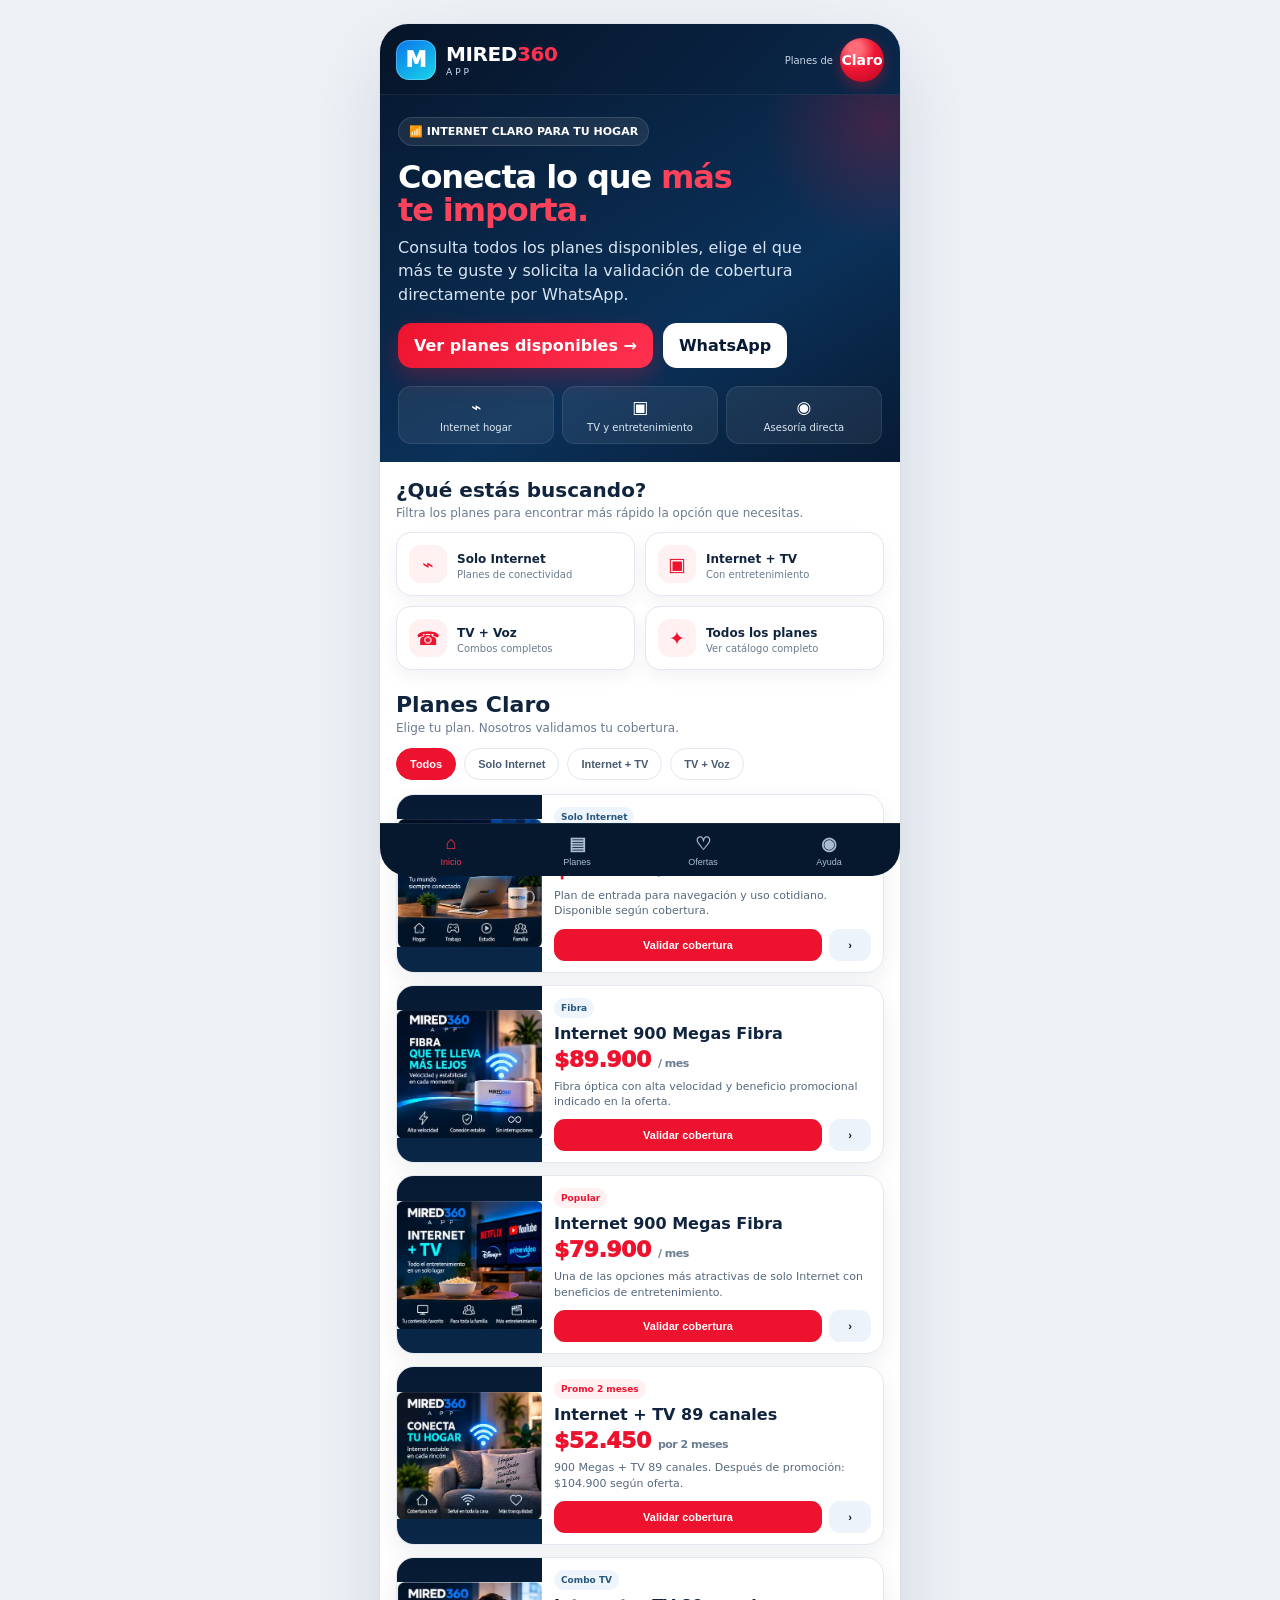
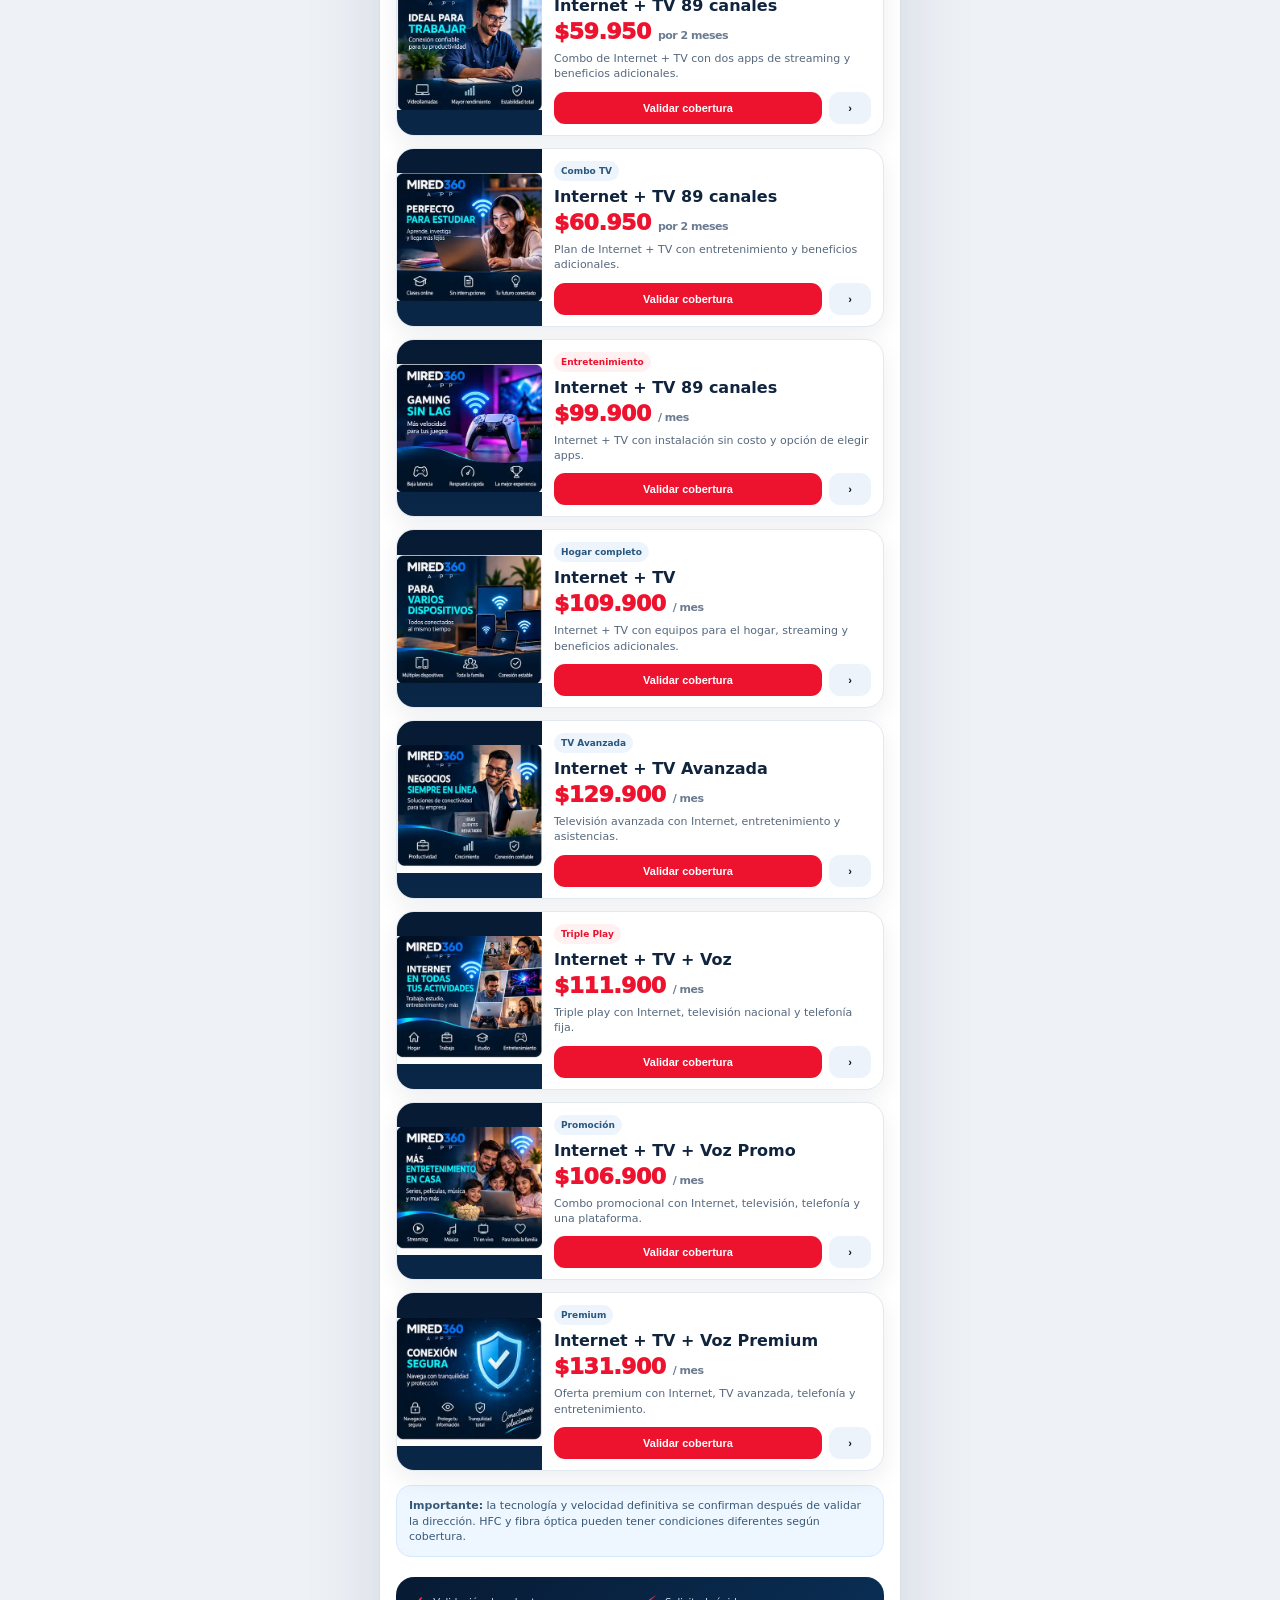
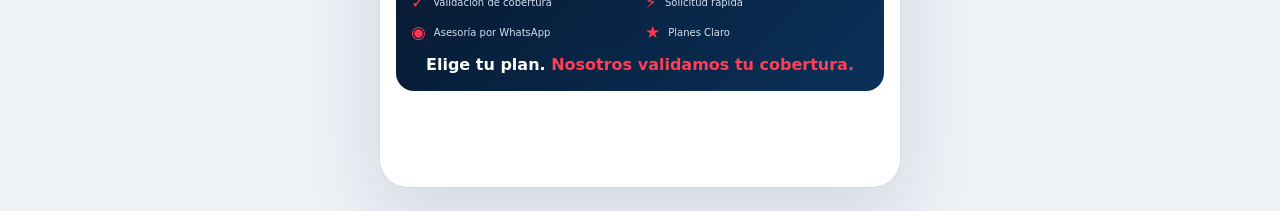
<file: index.html>
<!doctype html>
<html lang="es">
<head>
<meta charset="utf-8">
<meta name="viewport" content="width=device-width, initial-scale=1, viewport-fit=cover">
<meta name="theme-color" content="#071a33">
<title>MIRED360 APP — Planes Claro</title>
<style>
:root{--navy:#071a33;--navy2:#0a2748;--red:#ed132f;--red2:#ff3150;--blue:#0b72e7;--soft:#f4f7fb;--ink:#10243e;--muted:#6b7b90;--line:#e2e8f0;--green:#20b15a;--white:#fff;--shadow:0 14px 38px rgba(7,26,51,.14)}
*{box-sizing:border-box}html{scroll-behavior:smooth}body{margin:0;background:#eef2f7;color:var(--ink);font-family:Inter,system-ui,-apple-system,Segoe UI,Roboto,Arial,sans-serif}.app{width:min(100%,520px);margin:0 auto;background:#fff;min-height:100vh;box-shadow:0 0 0 1px rgba(7,26,51,.03),0 30px 80px rgba(7,26,51,.12);padding-bottom:78px}
.top{position:sticky;top:0;z-index:30;background:linear-gradient(135deg,#061428,#0a284b);color:#fff;padding:14px 16px 12px;border-bottom:1px solid rgba(255,255,255,.08)}.toprow{display:flex;align-items:center;justify-content:space-between;gap:14px}.brand{display:flex;align-items:center;gap:10px}.micon{width:40px;height:40px;border-radius:13px;background:linear-gradient(145deg,#0c75ec,#18d5e8);display:grid;place-items:center;font-weight:1000;font-size:21px;box-shadow:inset 0 0 0 1px rgba(255,255,255,.25)}.brandtext{line-height:1}.brandtext b{font-size:20px;letter-spacing:-.4px}.brandtext b span{color:var(--red2)}.brandtext small{display:block;font-size:9px;letter-spacing:3px;margin-top:4px;color:#cfe0f5}.claro-pill{display:flex;align-items:center;gap:7px;font-size:10px;color:#c8d6e7}.claro-logo{width:44px;height:44px;border-radius:50%;display:grid;place-items:center;background:radial-gradient(circle at 35% 25%,#ff6b77 0 15%,#ef1735 45%,#ba061f 100%);font-weight:900;font-size:14px;color:#fff;box-shadow:0 5px 14px rgba(237,19,47,.35)}
.hero{position:relative;overflow:hidden;background:linear-gradient(150deg,#071a33 0%,#0b3159 62%,#071a33 100%);color:#fff;padding:22px 18px 18px}.hero:after{content:"";position:absolute;width:260px;height:260px;border-radius:50%;background:radial-gradient(circle,rgba(237,19,47,.24),transparent 65%);right:-110px;top:-100px}.kicker{display:inline-flex;align-items:center;gap:7px;background:rgba(255,255,255,.08);border:1px solid rgba(255,255,255,.12);border-radius:999px;padding:7px 10px;font-size:11px;font-weight:800}.hero h1{font-size:32px;line-height:1.02;letter-spacing:-1.1px;margin:15px 0 10px;max-width:350px}.hero h1 span{color:#ff425b}.hero p{margin:0 0 17px;color:#d6e4f3;line-height:1.45;max-width:410px}.hero-actions{display:flex;gap:10px;flex-wrap:wrap}.cta{border:0;border-radius:14px;padding:13px 16px;font-weight:900;text-decoration:none;display:inline-flex;align-items:center;justify-content:center;gap:8px}.cta.red{background:linear-gradient(135deg,var(--red),var(--red2));color:#fff;box-shadow:0 10px 24px rgba(237,19,47,.28)}.cta.ghost{background:#fff;color:var(--navy)}.hero-features{display:grid;grid-template-columns:repeat(3,1fr);gap:8px;margin-top:18px}.feature{background:rgba(255,255,255,.07);border:1px solid rgba(255,255,255,.09);border-radius:13px;padding:10px 8px;text-align:center;font-size:10px;color:#dce8f5}.feature b{display:block;color:#fff;font-size:17px;margin-bottom:5px}
.quick{padding:16px 16px 4px;background:#fff}.quick h2{font-size:20px;margin:0 0 4px}.quick p{font-size:12px;color:var(--muted);margin:0 0 12px}.quickgrid{display:grid;grid-template-columns:1fr 1fr;gap:10px}.qcard{border:1px solid var(--line);border-radius:15px;padding:12px;background:#fff;display:flex;align-items:center;gap:10px;box-shadow:0 7px 18px rgba(7,26,51,.05);cursor:pointer}.qicon{width:38px;height:38px;border-radius:12px;background:#fff0f2;color:var(--red);display:grid;place-items:center;font-size:19px}.qcard b{font-size:12px}.qcard small{display:block;color:var(--muted);font-size:10px;margin-top:2px}
.section{padding:18px 16px}.sectionhead{display:flex;justify-content:space-between;align-items:end;gap:12px}.sectionhead h2{margin:0;font-size:22px}.sectionhead p{margin:4px 0 0;color:var(--muted);font-size:12px}.filters{display:flex;gap:8px;overflow:auto;padding:13px 0 4px;scrollbar-width:none}.filters::-webkit-scrollbar{display:none}.filters button{white-space:nowrap;border:1px solid var(--line);background:#fff;color:#4a5b70;border-radius:999px;padding:9px 13px;font-weight:800;font-size:11px}.filters button.active{background:var(--red);border-color:var(--red);color:#fff}
.cards{display:grid;gap:12px;margin-top:10px}.card{display:grid;grid-template-columns:132px 1fr;background:#fff;border:1px solid var(--line);border-radius:18px;overflow:hidden;box-shadow:0 9px 25px rgba(7,26,51,.07)}.thumb{height:100%;min-height:168px;background:linear-gradient(180deg,#071a33,#0a2748);position:relative;overflow:hidden;display:flex;align-items:center;justify-content:center}.thumb img{display:block;width:100%;height:100%;object-fit:contain;object-position:center}.cardbody{padding:12px 12px 11px}.badges{display:flex;gap:6px;flex-wrap:wrap;margin-bottom:6px}.badge{font-size:9px;padding:5px 7px;border-radius:999px;background:#edf4fb;color:#28577f;font-weight:900}.badge.hot{background:#fff0f2;color:var(--red)}.card h3{font-size:16px;margin:0 0 4px}.price{font-size:22px;font-weight:1000;color:var(--red);letter-spacing:-.5px}.price small{font-size:11px;color:var(--muted);font-weight:700}.desc{font-size:11px;color:#56687d;line-height:1.4;margin:7px 0 10px}.card-actions{display:grid;grid-template-columns:1fr auto;gap:7px}.wa,.detail{border:0;border-radius:11px;padding:10px 11px;font-weight:900;font-size:11px;cursor:pointer}.wa{background:var(--red);color:#fff}.detail{background:#edf3fa;color:var(--navy);min-width:42px}.tech{margin:14px 0 0;background:#eef6ff;border:1px solid #d6e9ff;border-radius:15px;padding:12px;font-size:11px;color:#385a78;line-height:1.4}
.trust{margin:2px 16px 18px;background:linear-gradient(135deg,#071a33,#0a3159);border-radius:18px;color:#fff;padding:15px}.trustgrid{display:grid;grid-template-columns:repeat(2,1fr);gap:10px}.trustitem{display:flex;gap:8px;align-items:center;font-size:10px;color:#d3e0ef}.trustitem b{font-size:17px;color:#ff3650}.footer-note{text-align:center;font-weight:900;color:#fff;margin:13px 0 2px}.footer-note span{color:#ff3e57}
.bottom{position:fixed;left:50%;transform:translateX(-50%);bottom:0;z-index:40;width:min(100%,520px);background:#06182d;color:#a9bdd2;border-top:1px solid rgba(255,255,255,.08);display:grid;grid-template-columns:repeat(4,1fr);padding:8px 8px calc(8px + env(safe-area-inset-bottom))}.navbtn{background:none;border:0;color:inherit;display:grid;gap:2px;place-items:center;font-size:9px}.navbtn b{font-size:18px}.navbtn.active{color:#ff314c}
.modal{position:fixed;inset:0;background:rgba(4,13,24,.62);z-index:100;display:none;align-items:flex-end;justify-content:center}.modal.open{display:flex}.sheet{width:min(100%,520px);max-height:90vh;overflow:auto;background:#fff;border-radius:24px 24px 0 0;box-shadow:0 -30px 70px rgba(0,0,0,.24)}.sheetcover{height:230px;background:#f3f5f8;position:relative}.sheetcover img{width:100%;height:100%;object-fit:cover}.close{position:absolute;right:14px;top:14px;width:40px;height:40px;border:0;border-radius:50%;background:rgba(7,26,51,.9);color:#fff;font-size:18px}.sheetbody{padding:18px}.sheetbody h2{margin:0 0 6px}.sheetprice{font-size:28px;color:var(--red);font-weight:1000}.benefits{display:grid;gap:8px;margin:15px 0}.benefit{display:flex;gap:9px;font-size:13px;color:#45586d}.check{width:21px;height:21px;border-radius:50%;display:grid;place-items:center;background:#e9f8ef;color:var(--green);font-weight:1000;flex:0 0 auto}.sheetwa{width:100%;padding:14px;border:0;border-radius:14px;background:linear-gradient(135deg,var(--red),var(--red2));color:#fff;font-weight:1000;font-size:14px}
@media(min-width:700px){body{padding:24px}.app{border-radius:28px;overflow:hidden;min-height:calc(100vh - 48px)}.bottom{bottom:24px;border-radius:0 0 28px 28px}.modal{align-items:center}.sheet{border-radius:24px;max-height:86vh}.card{grid-template-columns:145px 1fr}}
</style>
</head>
<body>
<div class="app" id="app">
<header class="top">
  <div class="toprow">
    <div class="brand"><div class="micon">M</div><div class="brandtext"><b>MIRED<span>360</span></b><small>APP</small></div></div>
    <div class="claro-pill"><span>Planes de</span><div class="claro-logo">Claro</div></div>
  </div>
</header>
<section class="hero" id="inicio">
  <div class="kicker">📶 INTERNET CLARO PARA TU HOGAR</div>
  <h1>Conecta lo que <span>más te importa.</span></h1>
  <p>Consulta todos los planes disponibles, elige el que más te guste y solicita la validación de cobertura directamente por WhatsApp.</p>
  <div class="hero-actions"><a href="#planes" class="cta red">Ver planes disponibles →</a><a class="cta ghost" href="https://wa.me/573229432085?text=Hola%20MIRED360,%20quiero%20validar%20cobertura%20de%20Internet.%0A%0ACiudad:%0ABarrio:%0ADirecci%C3%B3n:" target="_blank">WhatsApp</a></div>
  <div class="hero-features"><div class="feature"><b>⌁</b>Internet hogar</div><div class="feature"><b>▣</b>TV y entretenimiento</div><div class="feature"><b>◉</b>Asesoría directa</div></div>
</section>
<section class="quick">
  <h2>¿Qué estás buscando?</h2><p>Filtra los planes para encontrar más rápido la opción que necesitas.</p>
  <div class="quickgrid"><div class="qcard" data-q="internet"><div class="qicon">⌁</div><div><b>Solo Internet</b><small>Planes de conectividad</small></div></div><div class="qcard" data-q="tv"><div class="qicon">▣</div><div><b>Internet + TV</b><small>Con entretenimiento</small></div></div><div class="qcard" data-q="triple"><div class="qicon">☎</div><div><b>TV + Voz</b><small>Combos completos</small></div></div><div class="qcard" data-q="all"><div class="qicon">✦</div><div><b>Todos los planes</b><small>Ver catálogo completo</small></div></div></div>
</section>
<section class="section" id="planes">
  <div class="sectionhead"><div><h2>Planes Claro</h2><p>Elige tu plan. Nosotros validamos tu cobertura.</p></div></div>
  <div class="filters"><button class="active" data-filter="all">Todos</button><button data-filter="internet">Solo Internet</button><button data-filter="tv">Internet + TV</button><button data-filter="triple">TV + Voz</button></div>
  <div class="cards" id="cards"></div>
  <div class="tech"><b>Importante:</b> la tecnología y velocidad definitiva se confirman después de validar la dirección. HFC y fibra óptica pueden tener condiciones diferentes según cobertura.</div>
</section>
<div class="trust"><div class="trustgrid"><div class="trustitem"><b>✓</b>Validación de cobertura</div><div class="trustitem"><b>⚡</b>Solicitud rápida</div><div class="trustitem"><b>◉</b>Asesoría por WhatsApp</div><div class="trustitem"><b>★</b>Planes Claro</div></div><div class="footer-note">Elige tu plan. <span>Nosotros validamos tu cobertura.</span></div></div>
<nav class="bottom"><button class="navbtn active" onclick="go('inicio',this)"><b>⌂</b>Inicio</button><button class="navbtn" onclick="go('planes',this)"><b>▤</b>Planes</button><button class="navbtn" onclick="go('planes',this)"><b>♡</b>Ofertas</button><button class="navbtn" onclick="location.href='https://wa.me/573229432085?text=Hola%20MIRED360,%20necesito%20asesor%C3%ADa%20sobre%20los%20planes%20Claro.'"><b>◉</b>Ayuda</button></nav>
</div>
<div class="modal" id="modal"><div class="sheet"><div class="sheetcover"><img id="modalImg" alt="Plan Claro"><button class="close" onclick="closeModal()">×</button></div><div class="sheetbody"><div class="badges" id="modalBadges"></div><h2 id="modalTitle"></h2><div class="sheetprice" id="modalPrice"></div><div class="benefits" id="modalBenefits"></div><button class="sheetwa" id="modalWa">Validar cobertura por WhatsApp</button></div></div></div>
<script>
const plans=[
{id:1,cat:'internet',title:'Internet 300 Megas',price:'$65.900',img:'[data-uri]',desc:'Plan de entrada para navegación y uso cotidiano. Disponible según cobertura.',benefits:['Internet hogar','Uso cotidiano y entretenimiento','Instalación indicada en la oferta: $52.000','Tecnología sujeta a validación'],badge:'Solo Internet'},
{id:2,cat:'internet',title:'Internet 900 Megas Fibra',price:'$89.900',img:'[data-uri]',desc:'Fibra óptica con alta velocidad y beneficio promocional indicado en la oferta.',benefits:['Fibra óptica según cobertura','Velocidad simétrica indicada en oferta','Elige una app según condiciones','Instalación sin costo indicada en oferta'],badge:'Fibra'},
{id:3,cat:'internet',title:'Internet 900 Megas Fibra',price:'$79.900',img:'[data-uri]',desc:'Una de las opciones más atractivas de solo Internet con beneficios de entretenimiento.',benefits:['Fibra óptica según cobertura','Prime Video indicado en oferta','Claro video con contenidos indicados','Consulta cobertura antes de solicitar'],badge:'Popular',hot:true},
{id:4,cat:'tv',title:'Internet + TV 89 canales',price:'$52.450',sub:'por 2 meses',img:'[data-uri]',desc:'900 Megas + TV 89 canales. Después de promoción: $104.900 según oferta.',benefits:['Internet 900 Megas según cobertura','TV 89 canales + 1 decodificador','50% de descuento por 2 meses','Elige 1 plataforma'],badge:'Promo 2 meses',hot:true},
{id:5,cat:'tv',title:'Internet + TV 89 canales',price:'$59.950',sub:'por 2 meses',img:'[data-uri]',desc:'Combo de Internet + TV con dos apps de streaming y beneficios adicionales.',benefits:['Internet 900 Megas según cobertura','TV 89 canales','Elige 2 apps de streaming','McAfee + Multiasistencia'],badge:'Combo TV'},
{id:6,cat:'tv',title:'Internet + TV 89 canales',price:'$60.950',sub:'por 2 meses',img:'[data-uri]',desc:'Plan de Internet + TV con entretenimiento y beneficios adicionales.',benefits:['Internet 900 Megas según cobertura','TV 89 canales','Elige 2 apps de streaming','Beneficios incluidos según oferta'],badge:'Combo TV'},
{id:7,cat:'tv',title:'Internet + TV 89 canales',price:'$99.900',img:'[data-uri]',desc:'Internet + TV con instalación sin costo y opción de elegir apps.',benefits:['Internet 900 Megas según cobertura','TV 89 canales','Elige 2 apps','Instalación sin costo indicada en oferta'],badge:'Entretenimiento',hot:true},
{id:8,cat:'tv',title:'Internet + TV',price:'$109.900',img:'[data-uri]',desc:'Internet + TV con equipos para el hogar, streaming y beneficios adicionales.',benefits:['500 a 900 Megas según tecnología','TV básica','1 Deco HD + 1 digital','Telefonía fija nacional ilimitada indicada en oferta'],badge:'Hogar completo'},
{id:9,cat:'tv',title:'Internet + TV Avanzada',price:'$129.900',img:'[data-uri]',desc:'Televisión avanzada con Internet, entretenimiento y asistencias.',benefits:['Internet 900 Megas según cobertura','TV avanzada','Elige entretenimiento según oferta','McAfee Premium y asistencias'],badge:'TV Avanzada'},
{id:10,cat:'triple',title:'Internet + TV + Voz',price:'$111.900',img:'[data-uri]',desc:'Triple play con Internet, televisión nacional y telefonía fija.',benefits:['Internet 900 Megas según cobertura','Televisión nacional + 1 Deco HD','Telefonía ilimitada a todo el país','Elige una app'],badge:'Triple Play',hot:true},
{id:11,cat:'triple',title:'Internet + TV + Voz Promo',price:'$106.900',img:'[data-uri]',desc:'Combo promocional con Internet, televisión, telefonía y una plataforma.',benefits:['500 o 900 Megas según tecnología','TV 89 canales + 1 decodificador','Telefonía','Elige 1 plataforma'],badge:'Promoción'},
{id:12,cat:'triple',title:'Internet + TV + Voz Premium',price:'$131.900',img:'[data-uri]',desc:'Oferta premium con Internet, TV avanzada, telefonía y entretenimiento.',benefits:['Internet 900 Megas según cobertura','Televisión avanzada','Telefonía ilimitada','Netflix o Prime + Win+ + McAfee Premium'],badge:'Premium'}
];
const cards=document.getElementById('cards');let current='all';
function waText(p){return `Hola MIRED360, vengo de la App. Me interesa el plan: ${p.title} - ${p.price}${p.sub?' '+p.sub:''}. Quiero validar cobertura.\n\nCiudad:\nBarrio:\nDirección:`}
function render(){cards.innerHTML='';plans.filter(p=>current==='all'||p.cat===current).forEach(p=>{const el=document.createElement('article');el.className='card';el.innerHTML=`<div class="thumb"><img src="${p.img}" alt="${p.title}"></div><div class="cardbody"><div class="badges"><span class="badge ${p.hot?'hot':''}">${p.badge}</span></div><h3>${p.title}</h3><div class="price">${p.price} <small>${p.sub||'/ mes'}</small></div><div class="desc">${p.desc}</div><div class="card-actions"><button class="wa">Validar cobertura</button><button class="detail">›</button></div></div>`;el.querySelector('.wa').onclick=()=>window.open('https://wa.me/573229432085?text='+encodeURIComponent(waText(p)),'_blank');el.querySelector('.detail').onclick=()=>openModal(p);cards.appendChild(el)})}
function setFilter(v){current=v;document.querySelectorAll('.filters button').forEach(b=>b.classList.toggle('active',b.dataset.filter===v));render();document.getElementById('planes').scrollIntoView({behavior:'smooth'})}
document.querySelectorAll('.filters button').forEach(b=>b.onclick=()=>setFilter(b.dataset.filter));document.querySelectorAll('.qcard').forEach(q=>q.onclick=()=>setFilter(q.dataset.q));
function openModal(p){document.getElementById('modalImg').src=p.img;document.getElementById('modalTitle').textContent=p.title;document.getElementById('modalPrice').textContent=p.price+(p.sub?' '+p.sub:' / mes');document.getElementById('modalBadges').innerHTML=`<span class="badge ${p.hot?'hot':''}">${p.badge}</span>`;document.getElementById('modalBenefits').innerHTML=p.benefits.map(x=>`<div class="benefit"><span class="check">✓</span><span>${x}</span></div>`).join('');document.getElementById('modalWa').onclick=()=>window.open('https://wa.me/573229432085?text='+encodeURIComponent(waText(p)),'_blank');document.getElementById('modal').classList.add('open')}
function closeModal(){document.getElementById('modal').classList.remove('open')}document.getElementById('modal').addEventListener('click',e=>{if(e.target.id==='modal')closeModal()});
function go(id,btn){document.getElementById(id).scrollIntoView({behavior:'smooth'});document.querySelectorAll('.navbtn').forEach(x=>x.classList.remove('active'));btn.classList.add('active')}
render();
</script>
</body>
</html>
</file>
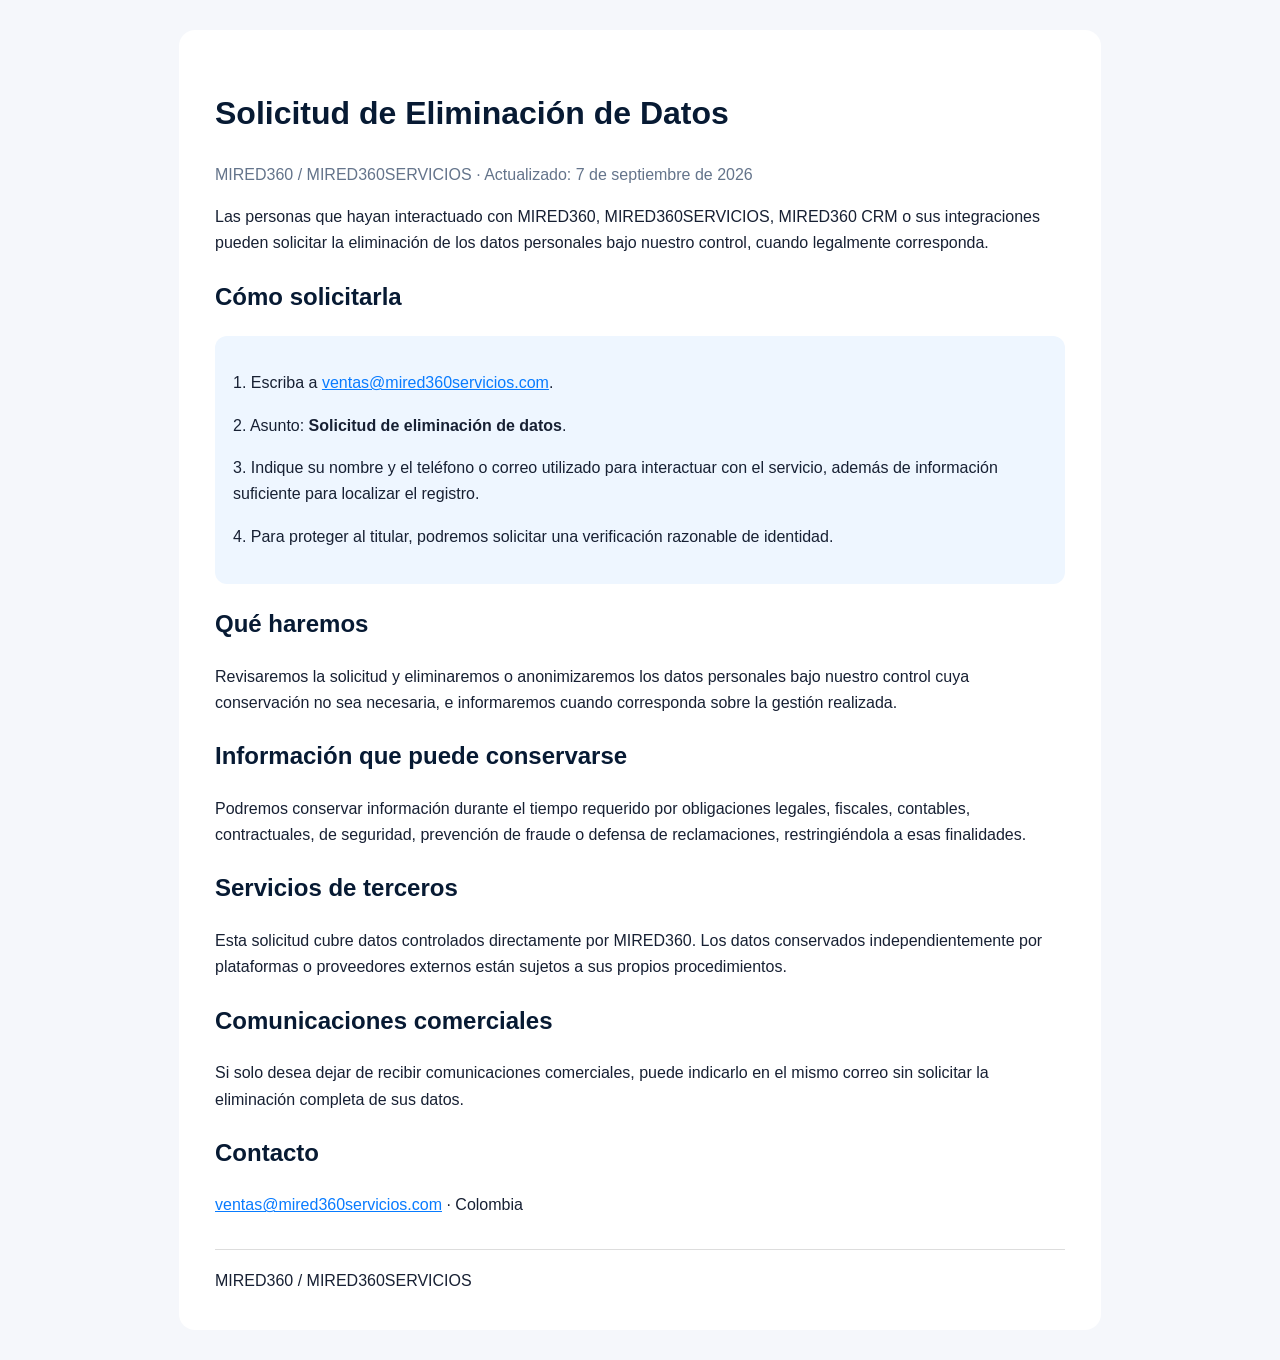
<file: eliminacion-datos.html>
<!doctype html><html lang="es"><head><title>Eliminación de Datos | MIRED360</title><meta charset="utf-8"><meta name="viewport" content="width=device-width,initial-scale=1"><style>body{font-family:Arial,sans-serif;line-height:1.65;margin:0;background:#f5f7fb;color:#172033}main{max-width:850px;margin:30px auto;background:#fff;padding:36px;border-radius:16px}h1,h2{color:#071A33}a{color:#087BFF}.muted{color:#64748b}.box{background:#eef6ff;padding:18px;border-radius:12px}footer{margin-top:30px;border-top:1px solid #ddd;padding-top:18px}</style></head><body><main>
<h1>Solicitud de Eliminación de Datos</h1><p class="muted">MIRED360 / MIRED360SERVICIOS · Actualizado: 7 de septiembre de 2026</p>
<p>Las personas que hayan interactuado con MIRED360, MIRED360SERVICIOS, MIRED360 CRM o sus integraciones pueden solicitar la eliminación de los datos personales bajo nuestro control, cuando legalmente corresponda.</p>
<h2>Cómo solicitarla</h2><div class="box"><p>1. Escriba a <a href="mailto:ventas@mired360servicios.com">ventas@mired360servicios.com</a>.</p><p>2. Asunto: <strong>Solicitud de eliminación de datos</strong>.</p><p>3. Indique su nombre y el teléfono o correo utilizado para interactuar con el servicio, además de información suficiente para localizar el registro.</p><p>4. Para proteger al titular, podremos solicitar una verificación razonable de identidad.</p></div>
<h2>Qué haremos</h2><p>Revisaremos la solicitud y eliminaremos o anonimizaremos los datos personales bajo nuestro control cuya conservación no sea necesaria, e informaremos cuando corresponda sobre la gestión realizada.</p>
<h2>Información que puede conservarse</h2><p>Podremos conservar información durante el tiempo requerido por obligaciones legales, fiscales, contables, contractuales, de seguridad, prevención de fraude o defensa de reclamaciones, restringiéndola a esas finalidades.</p>
<h2>Servicios de terceros</h2><p>Esta solicitud cubre datos controlados directamente por MIRED360. Los datos conservados independientemente por plataformas o proveedores externos están sujetos a sus propios procedimientos.</p>
<h2>Comunicaciones comerciales</h2><p>Si solo desea dejar de recibir comunicaciones comerciales, puede indicarlo en el mismo correo sin solicitar la eliminación completa de sus datos.</p>
<h2>Contacto</h2><p><a href="mailto:ventas@mired360servicios.com">ventas@mired360servicios.com</a> · Colombia</p>
<footer>MIRED360 / MIRED360SERVICIOS</footer></main></body></html>
</file>
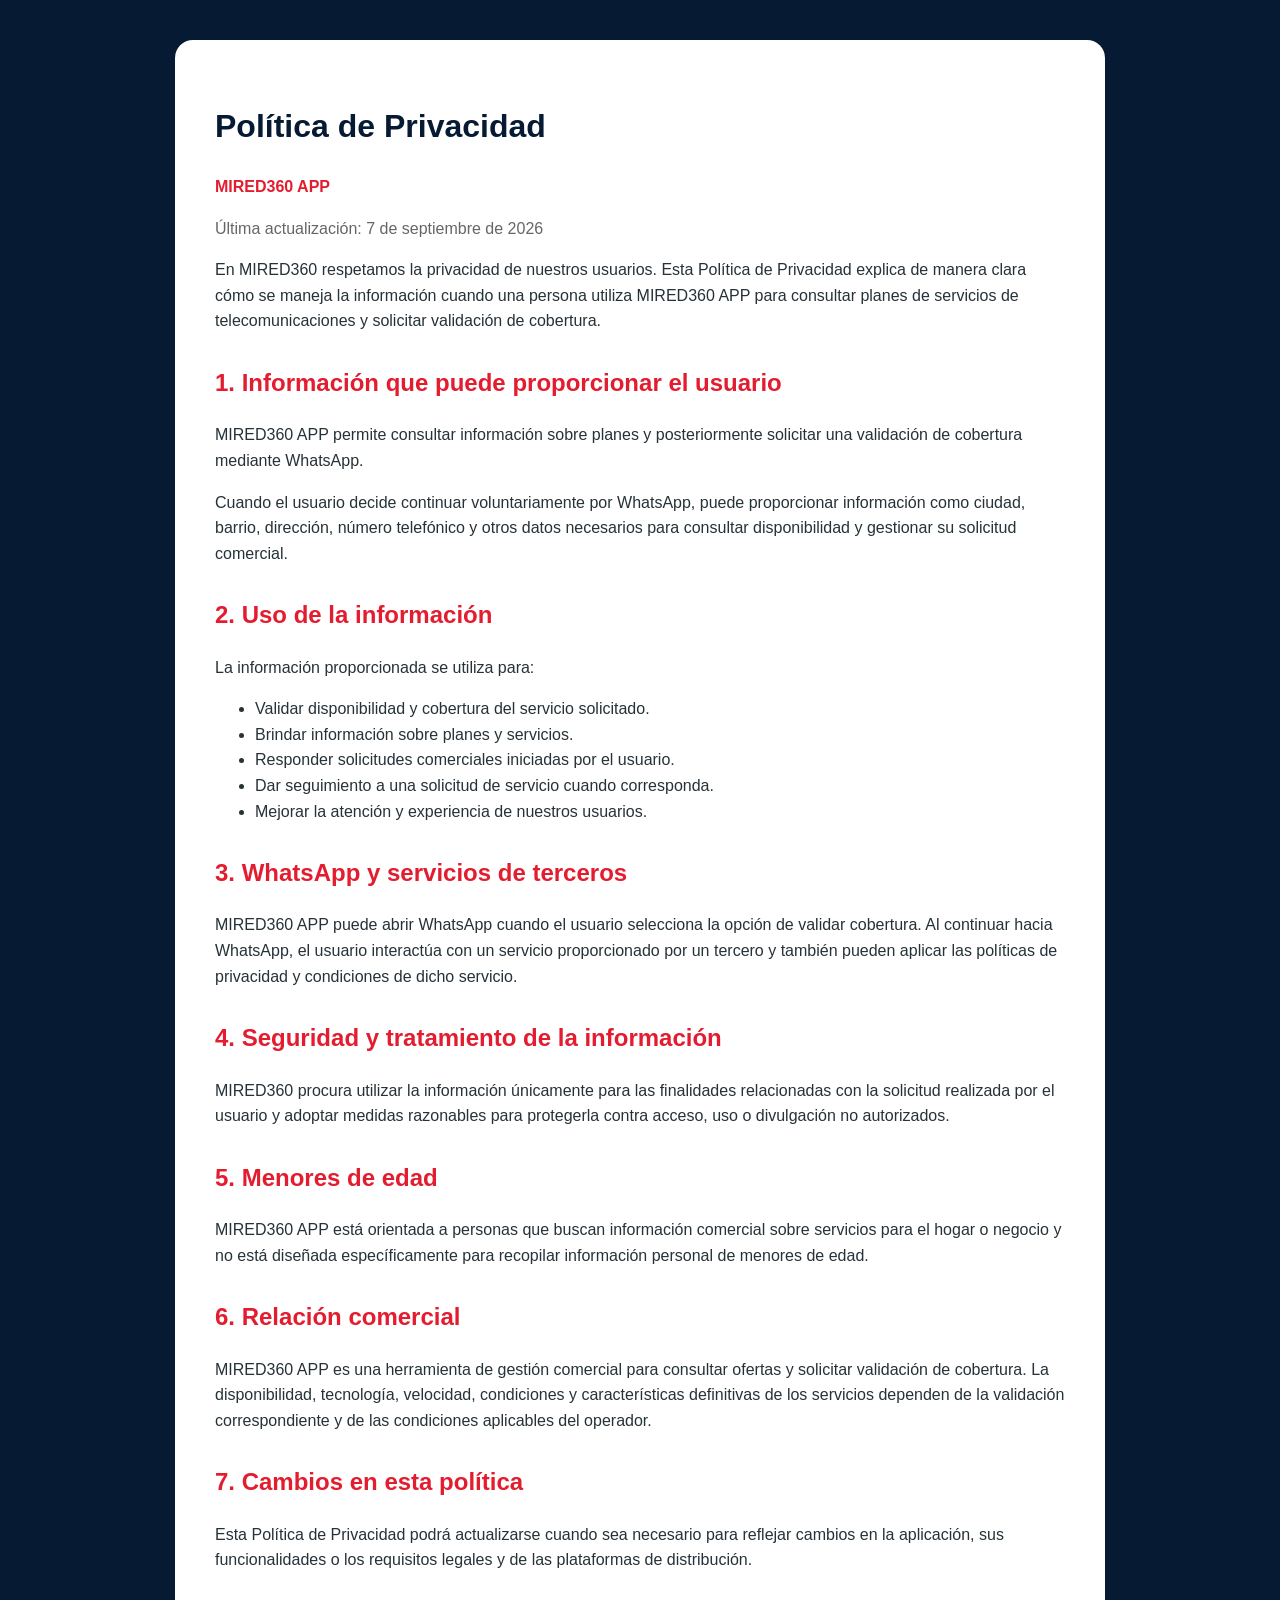
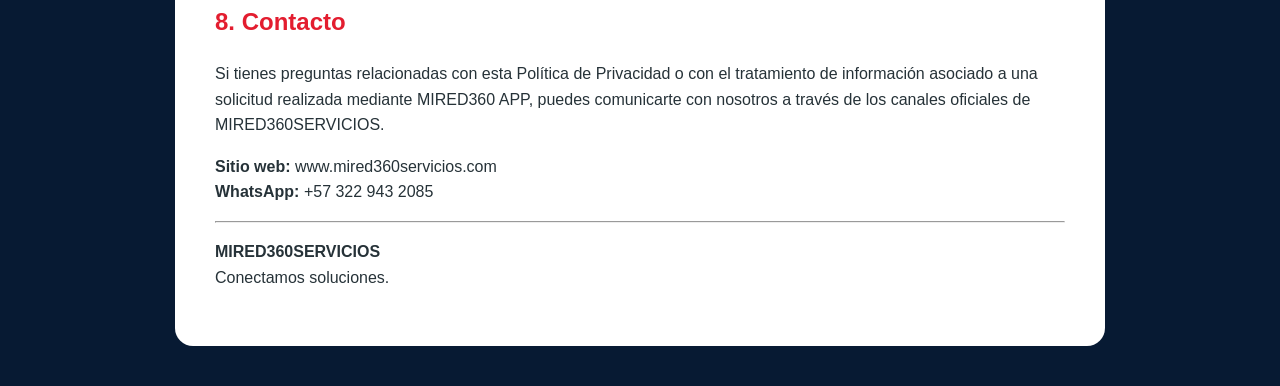
<file: privacidad.html>
<!DOCTYPE html>
<html lang="es">
<head>
  <meta charset="UTF-8">
  <meta name="viewport" content="width=device-width, initial-scale=1.0">
  <title>Política de Privacidad | MIRED360 APP</title>
  <style>
    body{
      font-family:Arial,sans-serif;
      margin:0;
      background:#071a33;
      color:#263238;
      line-height:1.6;
    }
    .contenedor{
      max-width:850px;
      margin:40px auto;
      background:#fff;
      padding:40px;
      border-radius:18px;
    }
    h1{color:#071a33;}
    h2{color:#e31d2f;margin-top:30px;}
    .marca{color:#e31d2f;font-weight:bold;}
    .fecha{color:#666;}
    @media(max-width:700px){
      .contenedor{margin:0;padding:25px;border-radius:0;}
    }
  </style>
</head>

<body>
<div class="contenedor">

<h1>Política de Privacidad</h1>

<p><strong class="marca">MIRED360 APP</strong></p>

<p class="fecha">Última actualización: 7 de septiembre de 2026</p>

<p>
En MIRED360 respetamos la privacidad de nuestros usuarios. Esta Política
de Privacidad explica de manera clara cómo se maneja la información cuando
una persona utiliza MIRED360 APP para consultar planes de servicios de
telecomunicaciones y solicitar validación de cobertura.
</p>

<h2>1. Información que puede proporcionar el usuario</h2>

<p>
MIRED360 APP permite consultar información sobre planes y posteriormente
solicitar una validación de cobertura mediante WhatsApp.
</p>

<p>
Cuando el usuario decide continuar voluntariamente por WhatsApp, puede
proporcionar información como ciudad, barrio, dirección, número telefónico
y otros datos necesarios para consultar disponibilidad y gestionar su
solicitud comercial.
</p>

<h2>2. Uso de la información</h2>

<p>La información proporcionada se utiliza para:</p>

<ul>
<li>Validar disponibilidad y cobertura del servicio solicitado.</li>
<li>Brindar información sobre planes y servicios.</li>
<li>Responder solicitudes comerciales iniciadas por el usuario.</li>
<li>Dar seguimiento a una solicitud de servicio cuando corresponda.</li>
<li>Mejorar la atención y experiencia de nuestros usuarios.</li>
</ul>

<h2>3. WhatsApp y servicios de terceros</h2>

<p>
MIRED360 APP puede abrir WhatsApp cuando el usuario selecciona la opción
de validar cobertura. Al continuar hacia WhatsApp, el usuario interactúa
con un servicio proporcionado por un tercero y también pueden aplicar las
políticas de privacidad y condiciones de dicho servicio.
</p>

<h2>4. Seguridad y tratamiento de la información</h2>

<p>
MIRED360 procura utilizar la información únicamente para las finalidades
relacionadas con la solicitud realizada por el usuario y adoptar medidas
razonables para protegerla contra acceso, uso o divulgación no autorizados.
</p>

<h2>5. Menores de edad</h2>

<p>
MIRED360 APP está orientada a personas que buscan información comercial
sobre servicios para el hogar o negocio y no está diseñada específicamente
para recopilar información personal de menores de edad.
</p>

<h2>6. Relación comercial</h2>

<p>
MIRED360 APP es una herramienta de gestión comercial para consultar ofertas
y solicitar validación de cobertura. La disponibilidad, tecnología,
velocidad, condiciones y características definitivas de los servicios
dependen de la validación correspondiente y de las condiciones aplicables
del operador.
</p>

<h2>7. Cambios en esta política</h2>

<p>
Esta Política de Privacidad podrá actualizarse cuando sea necesario para
reflejar cambios en la aplicación, sus funcionalidades o los requisitos
legales y de las plataformas de distribución.
</p>

<h2>8. Contacto</h2>

<p>
Si tienes preguntas relacionadas con esta Política de Privacidad o con el
tratamiento de información asociado a una solicitud realizada mediante
MIRED360 APP, puedes comunicarte con nosotros a través de los canales
oficiales de MIRED360SERVICIOS.
</p>

<p>
<strong>Sitio web:</strong> www.mired360servicios.com<br>
<strong>WhatsApp:</strong> +57 322 943 2085
</p>

<hr>

<p>
<strong>MIRED360SERVICIOS</strong><br>
Conectamos soluciones.
</p>

</div>
</body>
</html>
</file>
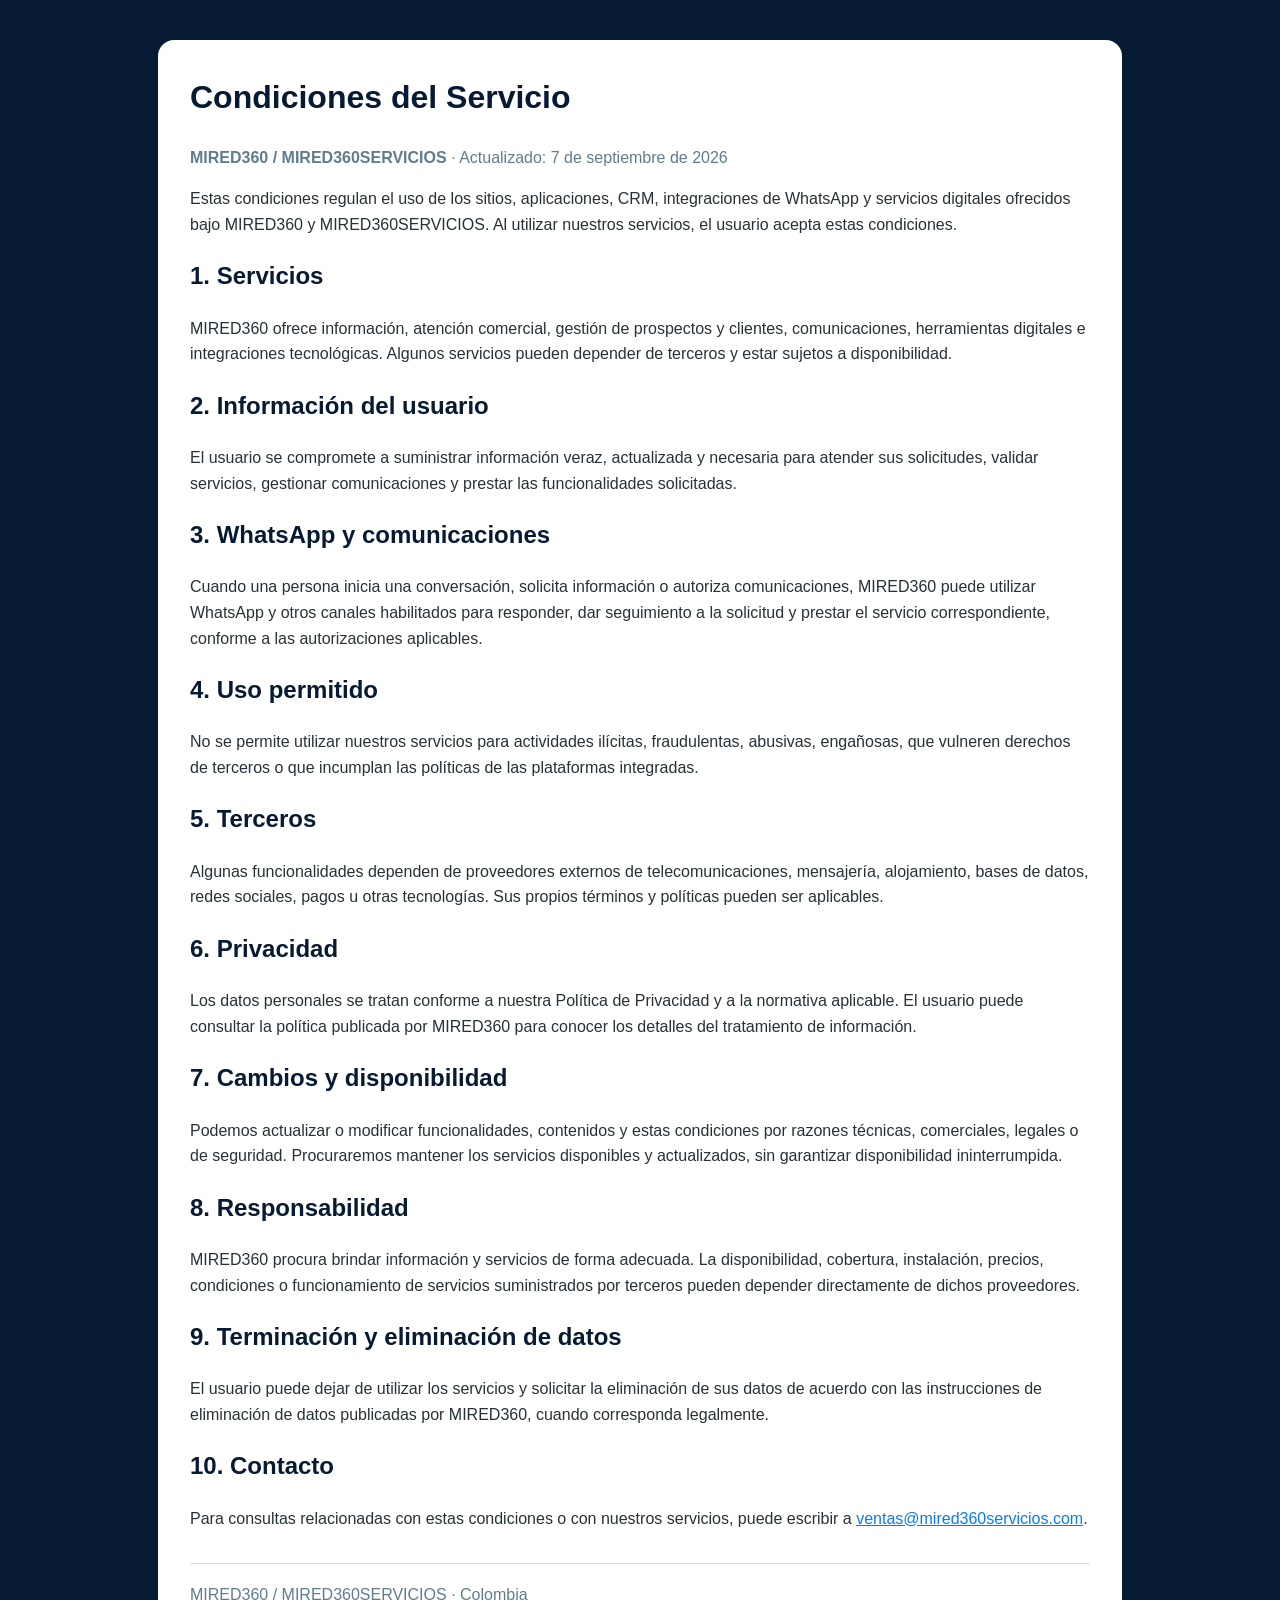
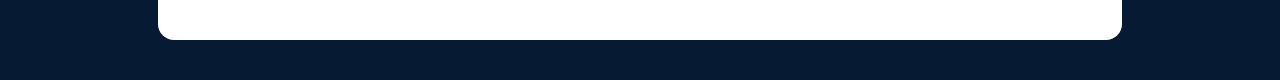
<file: terminos.html>
<!doctype html>
<html lang="es">
<head>
  <meta charset="utf-8">
  <meta name="viewport" content="width=device-width, initial-scale=1">
  <title>Condiciones del Servicio | MIRED360</title>
  <style>
    body{font-family:Arial,sans-serif;margin:0;background:#071a33;color:#263238;line-height:1.6}
    main{max-width:900px;margin:40px auto;background:#fff;padding:32px;border-radius:16px}
    h1,h2{color:#071a33} h1{margin-top:0}
    .muted{color:#607d8b} a{color:#087bff}
    footer{margin-top:32px;padding-top:18px;border-top:1px solid #ddd;color:#607d8b}
  </style>
</head>
<body>
<main>
<h1>Condiciones del Servicio</h1>
<p class="muted"><strong>MIRED360 / MIRED360SERVICIOS</strong> · Actualizado: 7 de septiembre de 2026</p>

<p>Estas condiciones regulan el uso de los sitios, aplicaciones, CRM, integraciones de WhatsApp y servicios digitales ofrecidos bajo MIRED360 y MIRED360SERVICIOS. Al utilizar nuestros servicios, el usuario acepta estas condiciones.</p>

<h2>1. Servicios</h2>
<p>MIRED360 ofrece información, atención comercial, gestión de prospectos y clientes, comunicaciones, herramientas digitales e integraciones tecnológicas. Algunos servicios pueden depender de terceros y estar sujetos a disponibilidad.</p>

<h2>2. Información del usuario</h2>
<p>El usuario se compromete a suministrar información veraz, actualizada y necesaria para atender sus solicitudes, validar servicios, gestionar comunicaciones y prestar las funcionalidades solicitadas.</p>

<h2>3. WhatsApp y comunicaciones</h2>
<p>Cuando una persona inicia una conversación, solicita información o autoriza comunicaciones, MIRED360 puede utilizar WhatsApp y otros canales habilitados para responder, dar seguimiento a la solicitud y prestar el servicio correspondiente, conforme a las autorizaciones aplicables.</p>

<h2>4. Uso permitido</h2>
<p>No se permite utilizar nuestros servicios para actividades ilícitas, fraudulentas, abusivas, engañosas, que vulneren derechos de terceros o que incumplan las políticas de las plataformas integradas.</p>

<h2>5. Terceros</h2>
<p>Algunas funcionalidades dependen de proveedores externos de telecomunicaciones, mensajería, alojamiento, bases de datos, redes sociales, pagos u otras tecnologías. Sus propios términos y políticas pueden ser aplicables.</p>

<h2>6. Privacidad</h2>
<p>Los datos personales se tratan conforme a nuestra Política de Privacidad y a la normativa aplicable. El usuario puede consultar la política publicada por MIRED360 para conocer los detalles del tratamiento de información.</p>

<h2>7. Cambios y disponibilidad</h2>
<p>Podemos actualizar o modificar funcionalidades, contenidos y estas condiciones por razones técnicas, comerciales, legales o de seguridad. Procuraremos mantener los servicios disponibles y actualizados, sin garantizar disponibilidad ininterrumpida.</p>

<h2>8. Responsabilidad</h2>
<p>MIRED360 procura brindar información y servicios de forma adecuada. La disponibilidad, cobertura, instalación, precios, condiciones o funcionamiento de servicios suministrados por terceros pueden depender directamente de dichos proveedores.</p>

<h2>9. Terminación y eliminación de datos</h2>
<p>El usuario puede dejar de utilizar los servicios y solicitar la eliminación de sus datos de acuerdo con las instrucciones de eliminación de datos publicadas por MIRED360, cuando corresponda legalmente.</p>

<h2>10. Contacto</h2>
<p>Para consultas relacionadas con estas condiciones o con nuestros servicios, puede escribir a <a href="mailto:ventas@mired360servicios.com">ventas@mired360servicios.com</a>.</p>

<footer>MIRED360 / MIRED360SERVICIOS · Colombia</footer>
</main>
</body>
</html>
</file>
